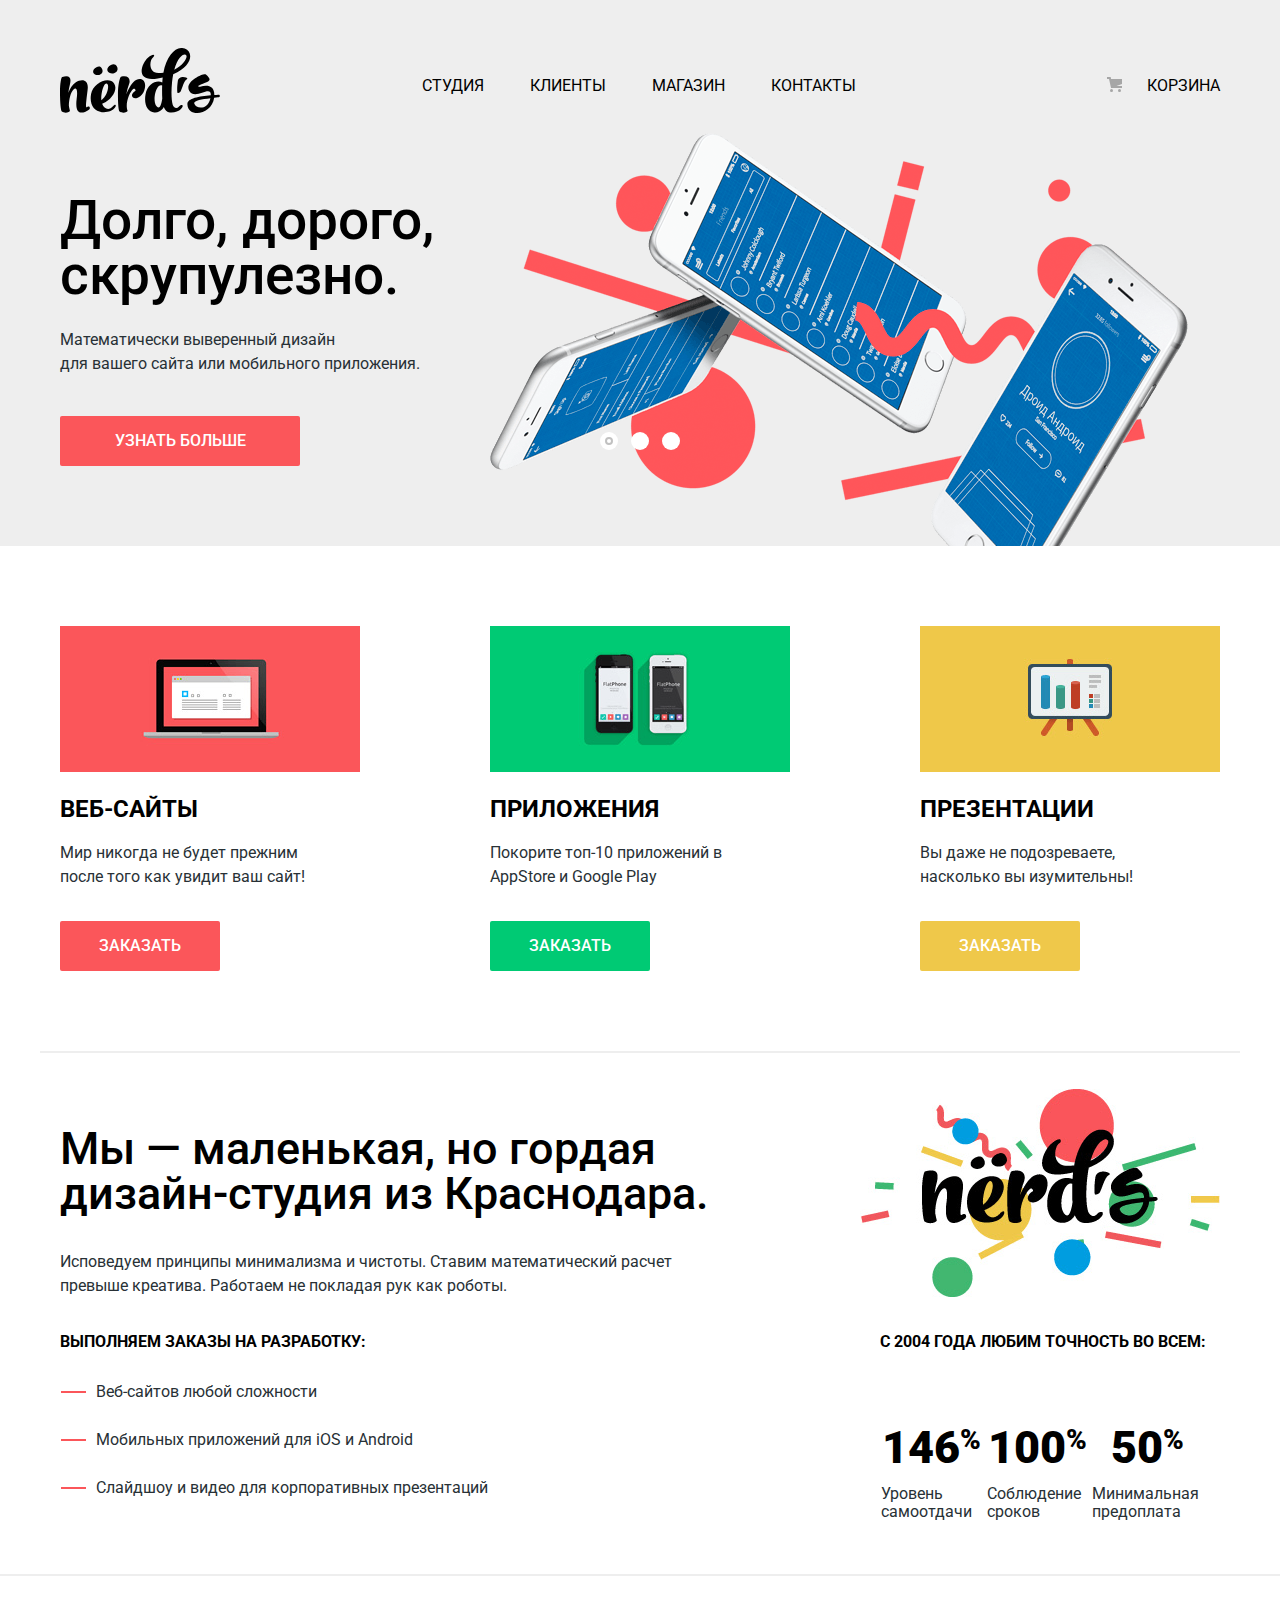
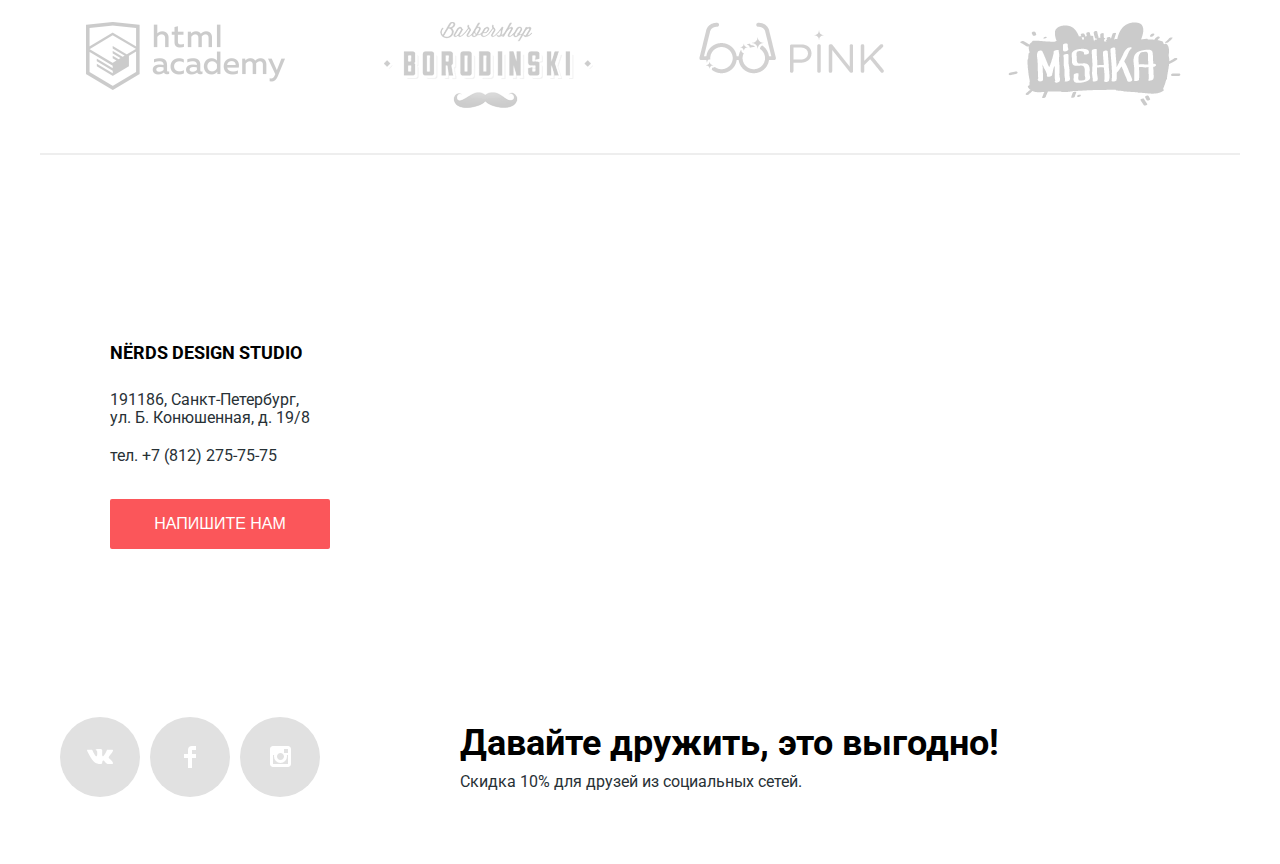
<file: index.html>
<!DOCTYPE html>
<html lang="ru">
	<head>
		<meta charset="utf-8">
		<title>Дизайн-студия Нёрдс</title>
		<link rel="stylesheet" type="text/css" href="https://fonts.googleapis.com/css?family=Roboto:400,500,700&amp;subset=cyrillic">
		<link rel="stylesheet" type="text/css" href="css/normalize.css">
		<link rel="stylesheet" type="text/css" href="css/style.css">
	</head>
	<body>
		<header class="page-header">
			<div class="container">
				<nav class="main-navigation">
					<p class="main-header-logo"><a>
						<img src="img/icons-svg/nerds-logo.svg" alt="Логотип дизайн-студии Нёрдс" width="160" height="66">
					</a></p>
					<ul class="site-navigation">
						<li><a href="#">Студия</a></li>
						<li><a href="#">Клиенты</a></li>
						<li><a href="catalog.html">Магазин</a></li>
						<li><a href="#">Контакты</a></li>
					</ul>
					<p class="user-navigation"><a href="#">Корзина</a></p>
				</nav>
			</div>
		</header>
		<main>
			<h1 class="page-title visually-hidden">Дизайн-студия Нёрдс</h1>
			<section class="features">
				<div class="container">
					<h2 class="visually-hidden">Преимущества</h2>
          <div class="slider">
            <ul class="features-list">
              <li class="features-item features-item-1">
                <h3>Долго, дорого, скрупулезно.</h3>
                <p>Математически выверенный дизайн <br>для вашего сайта или мобильного приложения.</p>
                <a href="#" class="btn btn-red">Узнать больше</a>
              </li>
              <li class="features-item features-item-2">
                <h3>Любим математику как никто другой</h3>
                <p>Никакого креатива, только математические формулы для расчета идеальных пропорций.</p>
                <a href="#" class="btn btn-red">Узнать больше</a>
              </li>
              <li class="features-item features-item-3">
                <h3>Только ночь, только хардкор</h3>
                <p>Работать днем как все? Мы против этого. Ближе к полуночи работа только начинается.</p>
                <a href="#" class="btn btn-red">Узнать больше</a>
              </li>
            </ul>
            <div class="slider-controls">
              <button class="slider-control slider-control-active"><span class="visually-hidden">Слайд 1</span></button>
              <button class="slider-control"><span class="visually-hidden">Слайд 2</span></button>
              <button class="slider-control"><span class="visually-hidden">Слайд 3</span></button>
            </div>
          </div>
				</div>
			</section>
      <section class="services">
        <div class="container services-container">
          <h2 class="visually-hidden">Услуги</h2>
          <ul class="services-list">
            <li class="services-item services-item-web">
              <h3>Веб-сайты</h3>
              <p>Мир никогда не будет прежним после того как увидит ваш сайт!</p>
              <a href="#" class="btn btn-red">Заказать</a>
            </li>
            <li class="services-item services-item-app">
              <h3>Приложения</h3>
              <p>Покорите топ-10 приложений в AppStore и Google Play</p>
              <a href="#" class="btn btn-green">Заказать</a>
            </li>
            <li class="services-item services-item-presentation">
              <h3>Презентации</h3>
              <p>Вы даже не подозреваете, насколько вы изумительны!</p>
              <a href="#" class="btn btn-yellow">Заказать</a>
            </li>
          </ul>
        </div>
      </section>
      <section class="about">
        <div class="about-container container">
          <h2 class="visually-hidden">О нас</h2>
          <div class="about-intro">
            <b>Мы &mdash; маленькая, но гордая дизайн-студия из Краснодара.</b>
            <p class="about-description">Исповедуем принципы минимализма и чистоты. Ставим математический расчет превыше креатива. Работаем не покладая рук как роботы. </p>
          </div>
          <div class="about-row">
            <div class="about-column">
              <p class="about-subtitle">Выполняем заказы на разработку:</p>
              <ul class="about-app-list">
                <li class="about-app-item">Веб-сайтов любой сложности</li>
                <li class="about-app-item">Мобильных приложений для iOS и Android</li>
                <li class="about-app-item">Слайдшоу и видео для корпоративных презентаций</li>
              </ul>
            </div>
            <div class="about-column about-column-right">
              <p class="about-subtitle">С 2004 года любим точность во всем:</p>
              <table class="about-stats">
                <tr class="about-stats-row">
                  <td><b>146<sup>%</sup></b></td>
                  <td><b>100<sup>%</sup></b></td>
                  <td><b>50<sup>%</sup></b></td>
                </tr>
                <tr class="about-stats-row">
                  <th>Уровень самоотдачи</th>
                  <th>Соблюдение сроков</th>
                  <th>Минимальная предоплата</th>
                </tr>
              </table>
            </div>
          </div>
        </div>
      </section>
      <section class="partners">
        <div class="container partners-container">
          <h2 class="visually-hidden">Наши партнёры</h2>
          <ul class="partners-list">
            <li class="partners-item"><a href="https://htmlacademy.ru/intensive/htmlcss"><img src="img/htmlacademy-logo.png" alt="Логотип HTML Academy" width="199" height="68"></a></li>
            <li class="partners-item"><a href="#"><img src="img/borodinskiy-logo.png" alt="Логотип барбершопа Бородинский" width="209" height="90"></a></li>
            <li class="partners-item"><a href="#"><img src="img/pink-logo.png" alt="Логотип компании Пинк" width="185" height="52"></a></li>
            <li class="partners-item"><a href="#"><img src="img/mishka-logo.png" alt="Логотип компании Мишка" width="173" height="84"></a></li>
          </ul>
        </div>
      </section>
		</main>
    <footer class="page-footer">
      <section class="footer-map">
        <h2 class="visually-hidden">Карта</h2>
        <iframe src="https://yandex.ru/map-widget/v1/?um=constructor%3Aae00bbe060b25d386b73f6e4b2aa2244befc51813367e017841f5f8756d1104c&amp;lang=ru_RU&amp;scroll=true&amp;source=constructor"></iframe>
        <div class="container">
          <div class="footer-contacts">
            <span>NЁRDS DESIGN STUDIO</span>
            <p>191186, Санкт-Петербург, 
            ул. Б. Конюшенная, д. 19/8</p>
            <p>тел. +7 (812) 275-75-75</p>
            <button type="button" class="btn btn-red main-footer-btn">Напишите нам</button>
          </div>
        </div>
      </section>
      <section class="footer-bottom container">
        <h2 class="visually-hidden">Мы в социальных сетях</h2>
        <ul class="footer-social-list">
          <li><a href="#" class="social-btn"><span class="visually-hidden">Вконтакте</span><svg xmlns="http://www.w3.org/2000/svg" width="26" height="15" viewBox="0 0 26 15"><path fill="#FFF" d="M16.138 11.51c.956-.309 2.18 2.04 3.483 2.939.978.681 1.727.534 1.727.534l3.473-.05s1.815-.112.957-1.554c-.071-.12-.503-1.069-2.585-3.022-2.177-2.043-1.882-1.712.739-5.244 1.597-2.153 2.236-3.468 2.036-4.028-.192-.539-1.365-.399-1.365-.399L20.69.713c-.381.001-.704.119-.851.515-.003.004-.621 1.666-1.445 3.079-1.741 2.989-2.436 3.148-2.724 2.961-.661-.433-.494-1.737-.494-2.664 0-2.897.432-4.105-.846-4.417-.427-.104-.739-.172-1.828-.182-1.392-.021-2.574 0-3.244.329-.445.223-.786.712-.579.74.26.035.843.16 1.155.586.401.552.389 1.789.389 1.789s.229 3.411-.54 3.834c-.528.29-1.25-.302-2.803-3.016-.793-1.388-1.392-2.922-1.392-2.922s-.116-.285-.326-.441c-.25-.185-.6-.244-.6-.244L.848.684S.29.7.085.946c-.182.218-.015.668-.015.668s2.909 6.881 6.203 10.347c3.02 3.182 6.452 2.971 6.452 2.971h1.555s.469-.054.709-.312c.224-.24.214-.691.214-.691s-.031-2.109.935-2.419z"/></svg></a></li>
          <li><a href="#" class="social-btn"><span class="visually-hidden">Фейсбук</span><svg xmlns="http://www.w3.org/2000/svg" width="12" height="22" viewBox="0 0 12 22"><path fill="#FFF" d="M12 4V0H8a4 4 0 0 0-4 4v4H0v4h4v10h4V12h4V8H8V4h4z"/></svg></a></li>
          <li><a href="#" class="social-btn"><span class="visually-hidden">Инстаграм</span><svg xmlns="http://www.w3.org/2000/svg" width="21" height="21" viewBox="0 0 21 21"><path fill="#FFF" d="M18 0H3C1.35 0 0 1.35 0 3v15c0 1.65 1.35 3 3 3h15c1.65 0 3-1.35 3-3V3c0-1.65-1.35-3-3-3zm-7.5 7c1.93 0 3.5 1.57 3.5 3.5S12.43 14 10.5 14 7 12.43 7 10.5 8.57 7 10.5 7zM18 18H3V9h1.181A6.504 6.504 0 0 0 4 10.5a6.5 6.5 0 1 0 13 0 6.45 6.45 0 0 0-.181-1.5H18v9zm0-11h-4V3h4v4z"/></svg></a></li>
        </ul>
          <p><b>Давайте дружить, это выгодно!</b>
          Скидка 10% для друзей из социальных сетей.</p>
      </section>
    </footer>
			<section class="modal modal-write-us">
				<h2>Напишите нам</h2>
				<form action="https://echo.htmlacademy.ru" method="post" class="write-us-form">
					<p><label for="name-field">Ваше имя:</label>
					<input type="text" name="name" id="name-field" placeholder="Представьтесь, пожалуйста" class="modal-name"></p>
					<p><label for="email-field">Ваш e-mail</label>
					<input type="email" name="email" id="email-field" placeholder="Для отправки ответа" class="modal-email"></p>
					<label for="text-field">Текст письма</label>
					<textarea name="text" id="text-field" class="modal-text" rows="4">В свободной форме</textarea>
					<button type="submit" class="btn btn-red">Отправить</button>
					<button type="button" class="modal-close"><span class="visually-hidden">Закрыть форму</span></button>
				</form>
			</section>
			<script src="js/scripts.min.js"></script>
		</body>
	</html>
</file>
<file: css/style.css>
html,
body {
  min-width: 1200px;
  margin: 0;
  padding: 0;

  font-family: 'Roboto', Arial, sans-serif;
  font-size: 16px;
  color: #283136;
  font-weight: normal;
  line-height: 24px;
}

a {
  text-decoration: none;
}

img {
  max-width: 100%;
  height: auto;
}

.visually-hidden {
  position: absolute;
  display: none;
  width: 1px;
  height: 1px;
  margin: -1px;
  border: 0;
  padding: 0;
  white-space: nowrap;
  -webkit-clip-path: inset(100%);
  clip-path: inset(100%);
  clip: rect(0 0 0 0);
  overflow: hidden;
}

ul {
  list-style: none;
  margin: 0;
  padding: 0;
}

.btn {
  display: block;
  font-size: 16px;
  color: #ffffff;
  font-weight: 500;
  line-height: 18px;
  text-transform: uppercase;
  text-align: center;
  border: none;
  border-radius: 2px;
  padding: 16px 0;
}

.btn:active {
  color: rgba(255, 255, 255, 0.3);
  -webkit-box-shadow: inset 0 3px 0 0 rgba(0, 0, 0, 0.1);
  box-shadow: inset 0 3px 0 0 rgba(0, 0, 0, 0.1);
}

.page-header {
  padding-top: 48px;
  background-color: #eeeeee;
}

.container {
  width: 1160px;
  padding: 0 20px;
  margin: 0 auto;
}

.main-navigation {
  display: -webkit-box;
  display: -ms-flexbox;
  display: flex;
  align-items: center;
  font-size: 16px;
  line-height: 30px;
  color: #000000;
  text-transform: uppercase;
}

.main-header-logo {
  margin: 0;
  padding: 0;
  width: 300px;
}

.site-navigation {
  margin-left: 106px;
  width: 800px;
  display: -webkit-box;
  display: -ms-flexbox;
  display: flex;
  -webkit-box-pack: start;
  -ms-flex-pack: start;
  justify-content: flex-start;
  -ms-flex-wrap: wrap;
  flex-wrap: wrap;
}

.site-navigation li {
  margin-right: 46px;
}

.site-navigation a,
.user-navigation a {
  color: #000000;
  display: block;
}

.site-navigation a:hover,
.site-navigation a:focus,
.user-navigation a:hover,
.user-navigation a:focus {
  color: #fb565a;
}

.site-navigation a:active,
.user-navigation a:active {
  color: rgba(0, 0, 0, 0.3);
}

.user-navigation a {
  padding-left: 44px;
  background-image: url("../img/icons-svg/cart-icon.svg");
  background-repeat: no-repeat;
  background-position: 4px 6px;
}

a .active {
  color: #000000;
  padding-bottom: 2px;
  border-bottom: 2px solid #fb565a;
}

.page-title {
  text-align: center;
  margin: 0;
  padding-top: 70px;
  padding-bottom: 108px;
  font-size: 55px;
  color: #000000;
  background-color: #eeeeee;
  font-weight: 500;
  line-height: 55px;
}

.features {
  background-color: #eeeeee;
}

.features-list {
  position: relative;
}

.features-item {
  display: none;
  padding-top: 75px;
  position: relative;
  padding-bottom: 80px;
  padding-right: 760px;
}

.features-item-1 {
  display: block;
}

.features-item-1::after {
  content: "";
  position: absolute;
  width: 760px;
  height: 430px;
  top: 10px;
  right: -30px;
  background-image: url("../img/slide1.png");
  background-repeat: no-repeat;
}

.features-item h3 {
  font-size: 55px;
  color: #000000;
  font-weight: 500;
  line-height: 55px;
  margin: 0;
  margin-top: -5px;
  margin-bottom: 25px;
  width: 520px;
}

.features-item p {
  margin: 0;
  margin-bottom: 40px;
  width: 420px;
}

.features-item .btn {
  width: 240px;
}

.slider {
  position: relative;
}

.slider-controls {
  position: absolute;
  bottom: 96px;
  left: 540px;
  min-width: 80px;
  display: flex;
  flex-wrap: wrap;
  justify-content: space-between;
}

.slider-control {
  display: flex;
  justify-content: center;
  align-items: center;
  width: 18px;
  height: 18px;
  padding: 0;
  border: none;
  border-radius: 50%;
  background-color: #fff;
}

.slider-control::after {
  content: "";
  width: 4px;
  height: 4px;
  background-color: #fff;
  border-radius: 50%;
  border: 2px solid #fff;
}

.slider-control-active::after {
  border-color: #c1c1c1;
}

.services-container {
  padding-top: 80px;
  padding-bottom: 80px;
  border-bottom: 2px solid #eeeeee;
}

.services-list {
  display: -webkit-box;
  display: -ms-flexbox;
  display: flex;
  -webkit-box-pack: justify;
  -ms-flex-pack: justify;
  justify-content: space-between;
}

.services-item {
  width: 300px;
  padding-top: 144px;
  position: relative;
}

.services-item-web::before {
  position: absolute;
  width: 300px;
  height: 146px;
  top: 0;
  left: 0;
  content: "";
  background-image: url("../img/illustration-1.png");
}

.services-item-app::before {
  position: absolute;
  width: 300px;
  height: 146px;
  top: 0;
  left: 0;
  content: "";
  background-image: url("../img/illustration-2.png");
}

.services-item-presentation::before {
  position: absolute;
  width: 300px;
  height: 146px;
  top: 0;
  left: 0;
  content: "";
  background-image: url("../img/illustration-3.png");
}

.services-item h3 {
  font-size: 24px;
  color: #000000;
  ;
  font-weight: 700;
  line-height: 30px;
  text-transform: uppercase;
  margin: 24px 0 17px 0;
}

.services-item p {
  width: 245px;
  margin-left: 0;
  margin-right: auto;
  margin-top: 16px;
  margin-bottom: 32px;
}

.services-item .btn {
  width: 160px;
}

.btn-red {
  background-color: #fb565a;
}

.btn-red:hover,
.btn-red:focus {
  background-color: #e74246;
}

.btn-green {
  background-color: #00ca74;
}

.btn-green:hover,
.btn-green:focus {
  background-color: #00bc6c;
}

.btn-yellow {
  background-color: #efc84a;
}

.btn-yellow:hover,
.btn-yellow:focus {
  background-color: #eab534;
}

.about {
  padding-top: 35px;
  padding-bottom: 50px;
  border-bottom: 2px solid #eeeeee;
}

.about-intro {
  padding-top: 38px;
  padding-right: 500px;
  background-image: url("../img/index-logo.png");
  background-repeat: no-repeat;
  background-position: right, top;
}

.about-row {
  display: flex;
  justify-content: space-between;
}

.about-intro b {
  display: block;
  margin-bottom: 34px;
  font-size: 45px;
  color: #000000;
  font-weight: 500;
  line-height: 1;
}

.about-subtitle {
  font-size: 16px;
  line-height: 24px;
  color: #000000;
  font-weight: 700;
  text-transform: uppercase;
  margin-bottom: 26px;
  -ms-flex-item-align: end;
  align-self: flex-end;
}

.about-app-item {
  margin-bottom: 24px;
  padding-left: 36px;
  position: relative;
}

.about-app-item::before {
  content: "";
  position: absolute;
  width: 25px;
  height: 2px;
  background-color: #fb565a;
  top: 11px;
  left: 1px;
}

.about-column-right {
  display: flex;
  flex-direction: column;
  align-items: flex-start;
  justify-content: space-between;
  max-width: 328px;
  margin-right: 14px;
}

.about-stats th {
  line-height: 18px;
  text-align: left;
  padding-top: 22px;
  font-weight: normal;
}

.about-stats td {
  font-size: 45px;
  color: #000;
  font-weight: 700;
  text-align: center;
}

.about-stats sup {
  font-size: 28px;
}

.partners-container {
  margin-bottom: 80px;
  border-bottom: 2px solid #eeeeee;
}

.partners-list {
  display: -webkit-box;
  display: -ms-flexbox;
  display: flex;
  flex-wrap: wrap;
  -webkit-box-pack: justify;
  -ms-flex-pack: justify;
  padding-top: 46px;
  padding-bottom: 34px;
  margin-right: -53px;
}

.partners-item {
  width: 250px;
  margin-right: 53px;
  text-align: center;
}

.partners-item a {
  opacity: 0.2;
}

.partners-item a:hover {
  opacity: 1;
}

.footer-map {
  margin-bottom: 60px;
}

.footer-map iframe {
  height: 415px;
  width: 100%;
  position: absolute;
  border: 0;
}

.footer-map .container {
  padding-top: 1px;
  margin-top: -1px;
}

.footer-contacts {
  width: 220px;
  margin: 0;
  margin-top: 50px;
  padding: 50px;
  padding-top: 50px;
  background-color: #ffffff;
  position: relative;
  z-index: 1;
}

.footer-contacts span {
  font-size: 18px;
  color: #000000;
  font-weight: 700;
  line-height: 36px;
  text-transform: uppercase;
  display: block;
}

.footer-contacts p {
  line-height: 18px;
  margin-top: 20px;
  width: 210px;
}

.main-footer-btn {
  width: 100%; 
  margin-top: 34px;
  cursor: pointer;
}

.footer-bottom {
  display: -webkit-box;
  display: -ms-flexbox;
  display: flex;
  padding-top: 50px;
  padding-bottom: 50px;
}

.footer-social-list {
  min-width: 400px;
  margin-top: -10px;
  display: -webkit-box;
  display: -ms-flexbox;
  display: flex;
  -ms-flex-wrap: wrap;
  flex-wrap: wrap;
  -webkit-box-align: center;
  -ms-flex-align: center;
  align-items: center;
}

.social-btn {
  display: -webkit-box;
  display: -ms-flexbox;
  display: flex;
  -webkit-box-pack: center;
  -ms-flex-pack: center;
  justify-content: center;
  -webkit-box-align: center;
  -ms-flex-align: center;
  align-items: center;
  width: 80px;
  height: 80px;
  border-radius: 50%;
  background-color: #e1e1e1;
  margin-right: 10px;
}

.social-btn:hover,
.social-btn:focus {
  background-color: #e74246;
}

.social-btn:active {
  -webkit-box-shadow: inset 0 3px 0 0 rgba(0, 0, 0, 0.1);
  box-shadow: inset 0 3px 0 0 rgba(0, 0, 0, 0.1);
  background-color: #e74246;
}

.social-btn:active path {
  opacity: 0.3;
}

.footer-bottom p {
  width: 550px;
  line-height: 32px;
}

.footer-bottom b {
  font-size: 36px;
  color: #000000;
  font-weight: 700;
  line-height: 36px;
}

.main-wrapper {
  margin-top: 56px;
  display: -webkit-box;
  display: -ms-flexbox;
  display: flex;
}

.filter {
  width: 260px;
}

.filter-form fieldset {
  border: none;
  margin: 0;
  padding: 0;
}

.filter-form legend {
  font-size: 18px;
  color: #000000;
  font-weight: 700;
  line-height: 30px;
  letter-spacing: 0.01em;
  text-transform: uppercase;
}

.filter-form label {
  font: inherit;
  line-height: 20px;
}

.range-filter {
  width: 260px;
  margin-top: 46px;
  margin-left: 0;
  margin-bottom: 56px;
}

.range-controls {
  position: relative;
  height: 41px;
  padding-top: 39px;
  padding-right: 20px;
  padding-left: 20px;
  margin-bottom: 15px;
  border-radius: 5px;
  background: #f1f1f1;
}

.range-controls .scale {
  height: 2px;
  background: #d7dcde;
}

.range-controls .bar {
  width: 70%;
  margin-left: 0;
  height: 2px;
  background: #00ca74;
}

.range-controls .toggle {
  position: absolute;
  top: 30px;
  left: 0px;
  width: 4px;
  height: 4px;
  cursor: pointer;
  border: 8px solid #fff;
  border-radius: 50%;
  background: #ababab;
  -webkit-box-shadow: 0 2px 1px 0 #cfcfcf;
  box-shadow: 0 2px 1px 0 #cfcfcf;
}

.range-controls .toggle-min {
  left: 18px;
}

.range-controls .toggle-max {
  left: 160px;
}

.price-controls {
  font-size: 0;
}

.price-controls label {
  font-size: 16px;
  text-transform: uppercase;
  display: inline-block;
  width: 50%;
}

.max-price {
  text-align: right;
}

.price-controls input {
  font-family: 'Roboto', 'Arial', sans-serif;
  font-size: 16px;
  width: 60px;
  margin-left: 10px;
  padding: 8px 10px;
  text-align: center;
  color: #283136;
  border: none;
  border-radius: 5px;
  background: #f1f1f1;
}

fieldset.filter-grid {
  margin-bottom: 26px;
}



.filter-grid-radio {
  color: #283136;
  display: block;
  position: relative;
  cursor: pointer;
  margin-bottom: 20px;
  padding-left: 35px;
}

.filter-grid-radio:hover {
  color: #000000;
}

.filter-grid-radio::before {
  content: "";
  position: absolute;
  width: 25px;
  height: 25px;
  background-image: url("../img/icons-svg/radio-off.svg");
  top: 0;
  left: 0;
  opacity: 0.4;
}

.filter-grid-radio::after {
  content: "";
  position: absolute;
  width: 25px;
  height: 25px;
  background-image: url("../img/icons-svg/radio-on.svg");
  top: 0;
  left: 0;
  display: none;
  opacity: 0.4;
}

input[type="radio"]:checked+.filter-grid-radio::after {
  display: block;
}

input[type="radio"]:checked+.filter-grid-radio::before {
  display: none;
}

input[type="radio"]:disabled+.filter-grid-radio::after,
input[type="radio"]:disabled+.filter-grid-radio::before {
  opacity: 0.1;
}

.filter-grid-radio:hover::after,
.filter-grid-radio:hover::before,
.filter-grid-radio:focus::after,
.filter-grid-radio:focus::before {
  opacity: 1;
}

fieldset.filter-features {
  margin-bottom: 30px;
}

.filter-features legend,
.filter-grid legend {
  margin-bottom: 16px;
}

.filter-features-checkbox {
  display: block;
  position: relative;
  cursor: pointer;
  margin-bottom: 20px;
  color: #283136;
  padding-left: 35px;
}

.filter-features-checkbox:hover {
  color: #283136;
}

input[type="checkbox"]:disabled+.filter-features-checkbox {
  opacity: 0.3;
}

.filter-features-checkbox::before {
  content: "";
  position: absolute;
  width: 27px;
  height: 23px;
  background-image: url("../img/icons-svg/checkbox-off.svg");
  background-repeat: no-repeat;
  top: 0;
  left: 0;
  opacity: 0.4;
}

.filter-features-checkbox::after {
  content: "";
  position: absolute;
  width: 27px;
  height: 23px;
  background-image: url("../img/icons-svg/checkbox-on.svg");
  background-repeat: no-repeat;
  top: 0;
  left: 0;
  opacity: 0.4;
  display: none;
}

input[type="checkbox"]:checked+.filter-features-checkbox::before {
  display: none;
}

input[type="checkbox"]:checked+.filter-features-checkbox::after {
  display: block;
}

input[type="checkbox"]:disabled+.filter-features-checkbox::before,
input[type="checkbox"]:disabled+.filter-features-checkbox::after {
  opacity: 0.1;
}

.filter-features-checkbox:hover::before,
.filter-features-checkbox:hover::after,
.filter-features-checkbox:focus::before,
.filter-features-checkbox:focus::after {
  opacity: 1;
}

.filter-btn {
  font-size: 16px;
  color: #000000;
  font-weight: 500;
  line-height: 18px;
  text-transform: uppercase;
  width: 260px;
  height: 50px;
  border-radius: 2px;
  background-color: #eeeeee;
}

.filter-btn:hover,
.filter-btn:focus {
  background-color: #dfdfdf;
  cursor: pointer;
}

.filter-btn:active {
  color: rgba(0, 0, 0, 0.3);
  -webkit-box-shadow: inset 0 3px 0 0 rgba(0, 0, 0, 0.1);
  box-shadow: inset 0 3px 0 0 rgba(0, 0, 0, 0.1);
}

.main-content {
  width: 760px;
  margin-left: 140px;
}

.sorting {
  display: -webkit-box;
  display: -ms-flexbox;
  display: flex;
  -webkit-box-pack: justify;
  -ms-flex-pack: justify;
  justify-content: space-between;
}

.sorting-text {
  margin-right: auto;
  font-size: 18px;
  color: #000000;
  font-weight: 700;
  line-height: 18px;
  text-transform: uppercase;
}

.sorting-column {
  display: flex;
  flex-wrap: wrap;
  min-width: 360px;
  justify-content: space-between;
  align-items: center;
}

.sorting-types {
  display: flex;
  flex-wrap: wrap;
  min-width: 280px;
  justify-content: space-between;
  margin-right: auto;
}

.sorting-type {
  display: block;
  font-size: 14px;
  color: rgba(0, 0, 0, 0.3);
  font-weight: 400;
  line-height: 18px;
  text-transform: uppercase;
}

.sorting-controls {
  margin-right: -20px;
}

.sorting-controls input {
  display: none;
}

.sorting-controls label {
  margin-right: 20px;

}

input[name="sorting-direction"]+label {
  color: #231f20;
  opacity: 0.4;
}

input[name="sorting-direction"]:hover+label {
  color: rgba(0, 0, 0, 0.6);
} 

input[name="sorting-direction"]:checked+label {
  opacity: 1;
}

.catalog-list {
  margin-top: 52px;
  padding-top: 0px;
  display: -webkit-box;
  display: -ms-flexbox;
  display: flex;
  -ms-flex-wrap: wrap;
  flex-wrap: wrap;
  -webkit-box-pack: justify;
  -ms-flex-pack: justify;
  justify-content: space-between;
}

.catalog-item {
  position: relative;
  width: 360px;
  padding-top: 0px;
  padding-bottom: 0px;
  margin-bottom: 33px;
}

.catalog-item:hover .catalog-item-info {
  display: block;
}

.catalog-item:hover .catalog-item-picture {
  background: #4d4d4d;
}

.catalog-item-info {
  background-color: #eeeeee;
  width: 360px;
  height: 230px;
  text-align: center;
  display: none;
  position: absolute;
  left: 0;
  bottom: 0;
  padding: 26px 80px 45px 80px;
  box-sizing: border-box;
  z-index: 100;
}

.catalog-item-info h3 {
  font-size: 18px;
  color: #000000;
  font-weight: 700;
  line-height: 30px;
  text-align: center;
  text-transform: uppercase;
  margin: 0;
}

.catalog-item-info p {
  text-align: center;
  font-size: 16px;
  color: #666666;
  line-height: 18px;
  margin: 16px 0 28px 0;
}

.catalog-item-info .btn {
  background-color: #fb565a;
}

.catalog-item-info .btn:hover,
.catalog-item-info .btn:focus {
  background-color: #e74246;
}

.catalog-item-info .btn:active {
  background-color: #d7373b;
  -webkit-box-shadow: inset 0 3px 7px rgba(215, 55, 59, 0.35);
  box-shadow: inset 0 3px 7px rgba(215, 55, 59, 0.35);
}

.catalog-item-picture {
  background-color: #e9e9e9;
  border-top-left-radius: 5px;
  border-top-right-radius: 5px;
  position: relative;
  padding-top: 40px;
}

.catalog-item-picture::before {
  content: "";
  position: absolute;
  width: 14px;
  height: 14px;
  border-radius: 50%;
  background-color: #ffffff;
  left: 16px;
  top: 15px;
  -webkit-box-shadow: 23px 0 0 0 #ffffff,
  46px 0 0 0 #ffffff;
  box-shadow: 23px 0 0 0 #ffffff,
  46px 0 0 0 #ffffff;
}

.catalog-item-picture img {
  display: block;
}

.pagination-list {
  margin-top: 26px;
  margin-bottom: 62px;
  display: -webkit-box;
  display: -ms-flexbox;
  display: flex;
}

.pagination-item {
  width: 50px;
  height: 50px;
  margin-right: 10px;

  text-align: center;
}

.pagination-item:last-child {
  width: 260px;
}

.pagination-item a {
  width: 100%;
  display: inline-block;
  vertical-align: middle;
  font-size: 16px;
  color: #000000;
  font-weight: 500;
  line-height: 50px;
  text-transform: uppercase;
  background-color: #eeeeee;
}

.pagination-item a:hover,
.pagination-item a:focus {
  background-color: #dfdfdf;
}

.pagination-item a:active {
  color: rgba(0, 0, 0, 0.3);
  -webkit-box-shadow: inset 0 3px 0 0 rgba(0, 0, 0, 0.1);
  box-shadow: inset 0 3px 0 0 rgba(0, 0, 0, 0.1);
}

.pagination-item-current a,
.pagination-item-current a:hover,
.pagination-item-current a:focus,
.pagination-item-current a:active {
  background-color: #ffffff;
  -webkit-box-shadow: inset 0 0 0 3px #dbdbdb;
  box-shadow: inset 0 0 0 3px #dbdbdb;
}

.modal-write-us {
  display: none;
  position: fixed;
  width: 760px;
  top: 50%;
  left: 50%;
  margin-left: -480px;
  margin-top: -295px;
  padding: 100px 100px 84px;
  background-color: #ffffff;
  box-shadow: 20px 20px 40px 0 rgba(44, 44, 44, 0.75);
  z-index: 2;
}

.modal-show {
    display: block;
}

.modal-write-us h2 {
  font-size: 45px;
  color: #000000;
  font-weight: 500;
  line-height: 45px;
  margin: 0;
  margin-bottom: 24px;
}

.write-us-form p {
  display: inline-block;
  width: 358px;
  margin-bottom: 32px;
  margin-right: 40px;
  padding: 0;
}

.write-us-form p:nth-child(2n) {
  margin-right: 0px;
}

.write-us-form label {
  font-size: 16px;
  color: #000000;
  font-weight: 700;
  line-height: 18px;
  display: inline-block;
  margin-bottom: 8px;
}

.write-us-form input,
.write-us-form textarea {
  font: inherit;
  color: #000000;
  opacity: 0.5;
  border: 2px solid #d7dcde;
  border-radius: 3px;
  box-sizing: border-box;
  padding: 10px 12px;
}

.write-us-form input {
  width: 100%;
}

.write-us-form textarea {
  width: 760px;
  margin-bottom: 40px;
}

.write-us-form input:hover,
.write-us-form textarea:hover {
  border: 2px solid #b4b9bb;
  border-radius: 2px;
}

.write-us-form input:focus,
.write-us-form textarea:focus {
  border: 2px solid #000000;
  border-radius: 2px;
}

.write-us-form .btn-red {
  width: 260px;
}

.modal-close {
  border: none;
  background: none;
  background-image: url("../img/icons-svg/close-cross1.svg");
  width: 21px;
  height: 21px;
  position: absolute;
  top: 112px;
  left: 848px;
}

.modal-close:hover,
.modal-close:focus {
  background-image: url("../img/icons-svg/close-cross.svg");
}

.modal-close:active {
  background-image: url("../img/icons-svg/close-cross2.svg");
}
</file>
